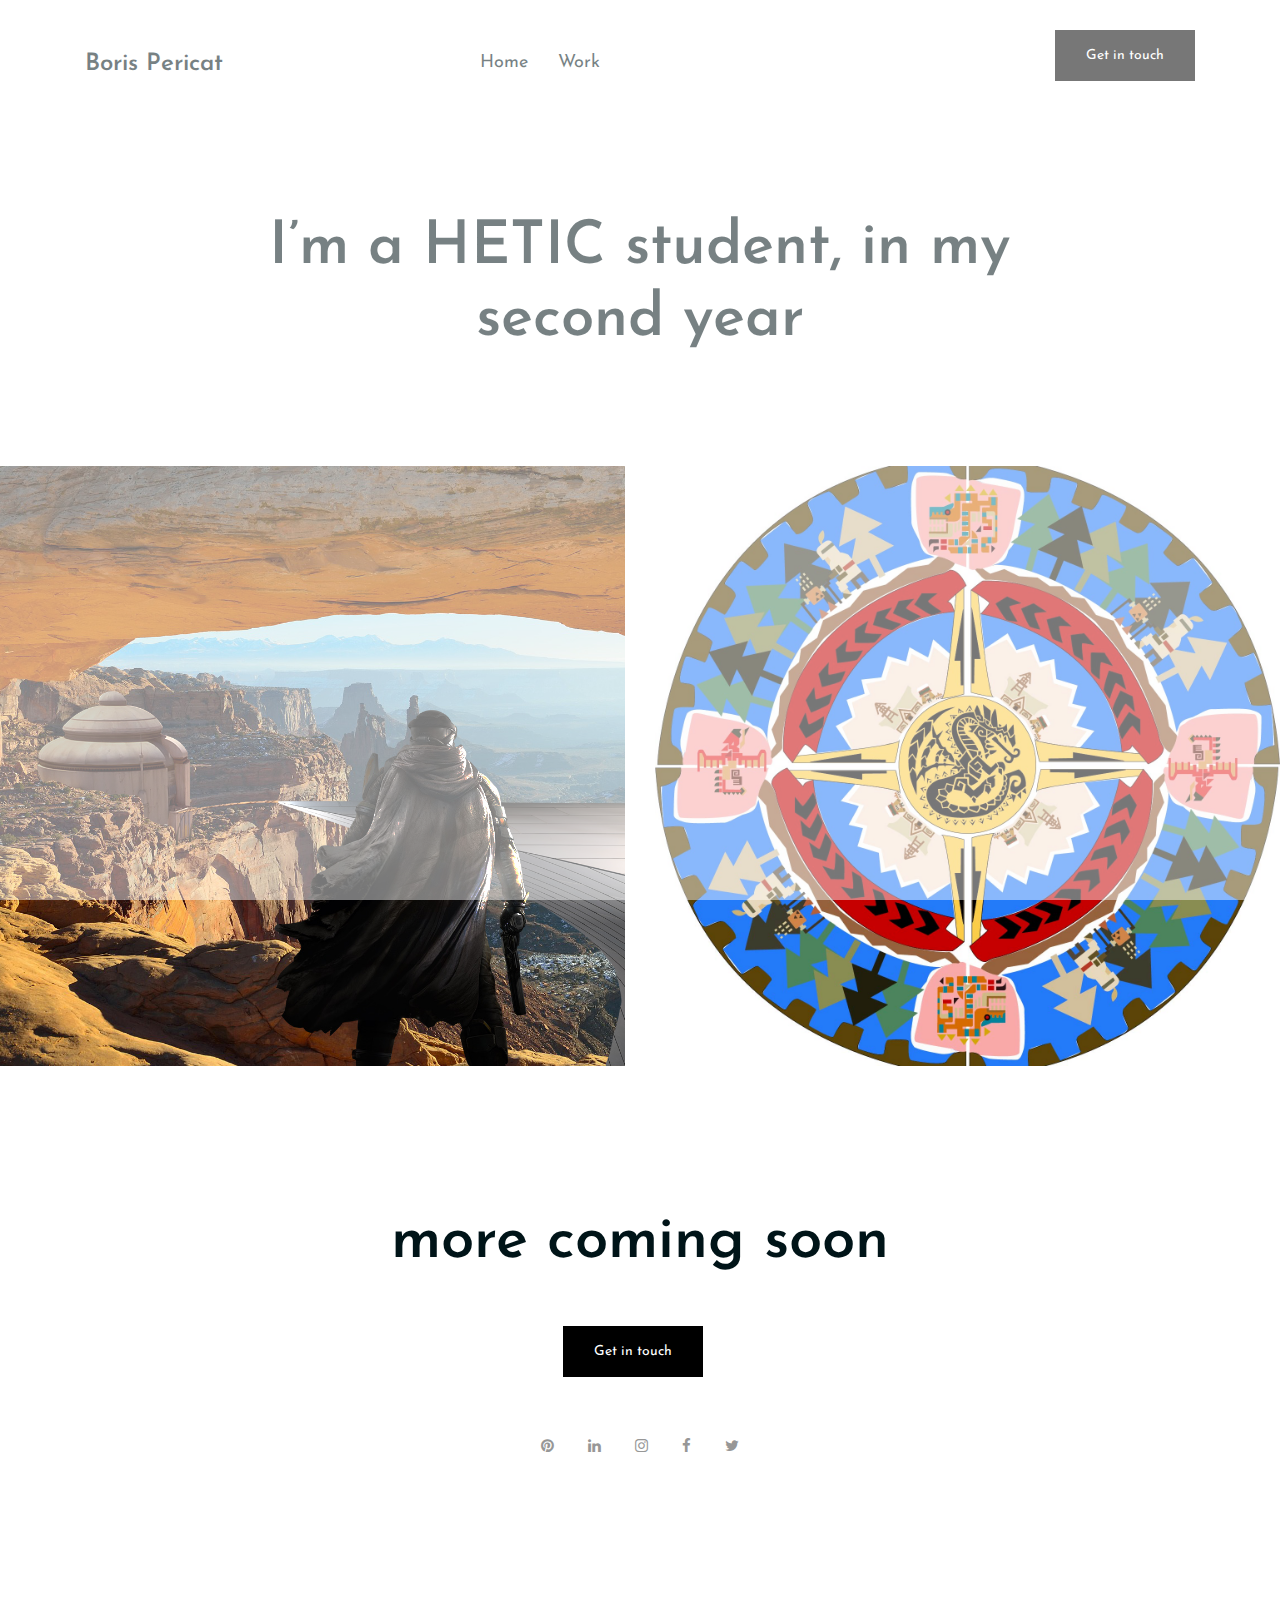
<file: index.html>
<!DOCTYPE html>
<html lang="en">
<head>
	<title>Boris Pericat Portfolio</title>
	<meta charset="UTF-8">
	<meta name="description" content=Boris Pericat Portfolio">
	<meta name="keywords" content="portfolio, Pericat, onepage, creative, html">
	<meta name="viewport" content="width=device-width, initial-scale=1.0">


	<!-- Google Fonts -->
	<link href="https://fonts.googleapis.com/css?family=Josefin+Sans:400,400i,600,600i,700" rel="stylesheet">

	<!-- Stylesheets -->
	<link rel="stylesheet" href="css/bootstrap.min.css"/>
	<link rel="stylesheet" href="css/font-awesome.min.css"/>
	<link rel="stylesheet" href="css/magnific-popup.css"/>
	<link rel="stylesheet" href="css/style.css"/>




</head>
<body>
	<!-- Page Preloder -->
	<div id="preloder">
		<div class="loader"></div>
	</div>

	<!-- header section start -->
	<header class="header-section">
		<div class="container">
			<div class="row">
				<div class="col-lg-4 col-md-3">
					<div class="logo">
						<h2 class="site-logo">Boris Pericat</h2>
					</div>
				</div>
				<div class="col-lg-8 col-md-9">
					<a href="" class="site-btn header-btn">Get in touch</a>
					<nav class="main-menu">
						<ul>
							<li><a href="index.html">Home</a></li>
							<li><a href="home-2.html">Work</a></li>
						</ul>
					</nav>
				</div>
			</div>
		</div>
		<div class="nav-switch">
			<i class="fa fa-bars"></i>
		</div>
	</header>
	<!-- header section end -->

	<!-- intro section start -->
	<section class="intro-section">
		<div class="container text-center">
			<div class="row">
				<div class="col-xl-10 offset-xl-1">
					<h2 class="section-title">I’m a HETIC student, in my second year</h2>
				</div>
			</div>
		</div>
	</section>
	<!-- intro section end -->


	<!-- portfolio section start -->
	<section class="portfolio-section">
                       
		<div class="container-fluid p-md-0 ">
			<div class="row portfolios-area">
				<div class="mix col-lg-6 col-md-6 web">
					<a href="img/portfolio/1.jpg" class="portfolio-item set-bg" data-setbg="img/portfolio/1.jpg">
						<div class="pi-inner">
							<h2>+ See More</h2>
						</div>						
					</a>
				</div>
				<div class="mix col-lg-6 col-md-6 digital">
					<a href="img/portfolio/2.jpg" class="portfolio-item set-bg " data-setbg="img/portfolio/2.jpg">
						<div class="pi-inner">
							<h2>+ See More</h2>
						</div>						
					</a>
				</div>
			</div>
		</div>
	</section>
	<!-- portfolio section end -->


	<!-- footer section start -->
	<footer class="footer-section text-center">
		<div class="container">
			<h2 class="section-title mb-5">more coming soon</h2>
			<a href="" class="site-btn">Get in touch</a>
			<div class="social-links">
				<a href=""><span class="fa fa-pinterest"></span></a>
				<a href=""><span class="fa fa-linkedin"></span></a>
				<a href=""><span class="fa fa-instagram"></span></a>
				<a href=""><span class="fa fa-facebook"></span></a>
				<a href=""><span class="fa fa-twitter"></span></a>
			</div>

		</div>
	</footer>
	<!-- footer section end -->



	<!--====== Javascripts & Jquery ======-->
	<script src="js/jquery-2.1.4.min.js"></script>
	<script src="js/bootstrap.min.js"></script>
	<script src="js/mixitup.min.js"></script>
	<script src="js/magnific-popup.min.js"></script>
	<script src="js/main.js"></script>
</body>
</html>
</file>
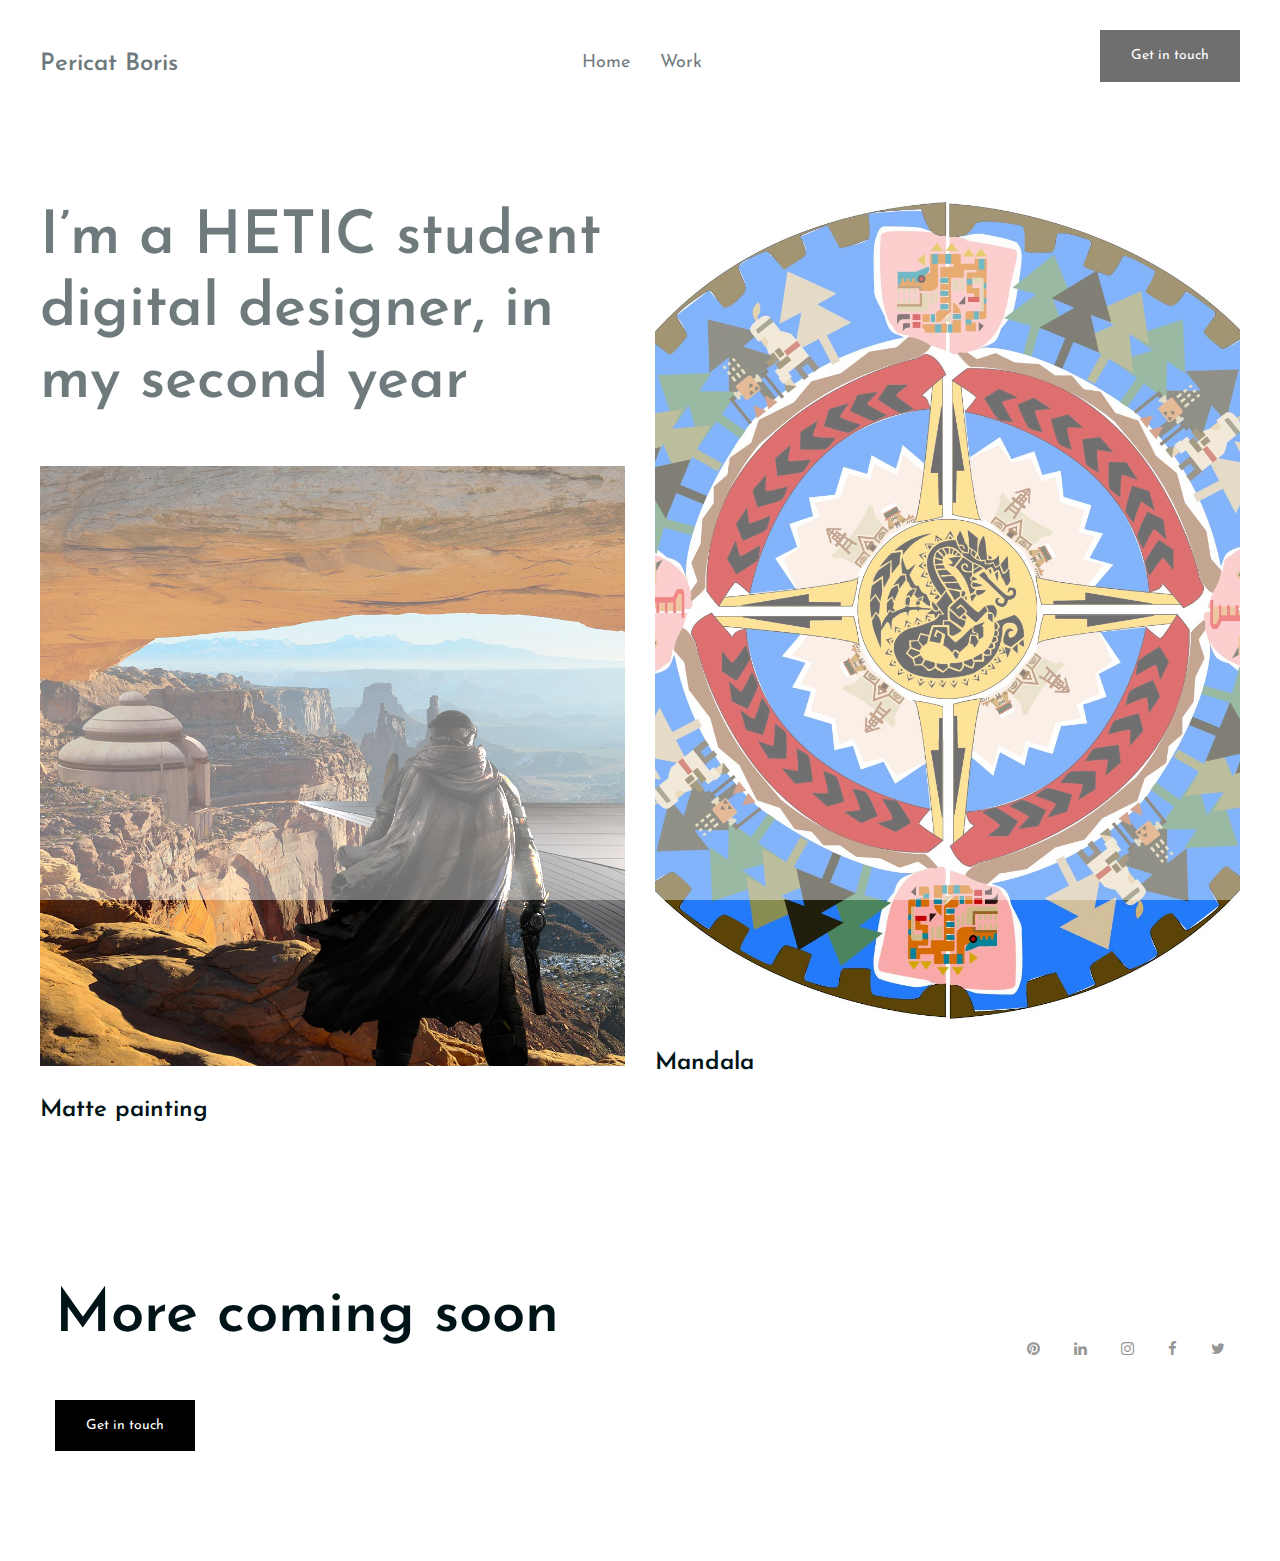
<file: home-2.html>
<!DOCTYPE html>
<html lang="en">
<head>
	<title>Boris Pericat Portfolio</title>
	<meta charset="UTF-8">
	<meta name="description" content="Boris Pericat Portfolio">
	<meta name="keywords" content="portfolio, Pericat, onepage, creative, html">
	<meta name="viewport" content="width=device-width, initial-scale=1.0">


	<!-- Google Fonts -->
	<link href="https://fonts.googleapis.com/css?family=Josefin+Sans:400,400i,600,600i,700" rel="stylesheet">

	<!-- Stylesheets -->
	<link rel="stylesheet" href="css/bootstrap.min.css"/>
	<link rel="stylesheet" href="css/font-awesome.min.css"/>
	<link rel="stylesheet" href="css/magnific-popup.css"/>
	<link rel="stylesheet" href="css/style.css"/>


	

</head>
<body class="body-pad">
	<!-- Page Preloder -->
	<div id="preloder">
		<div class="loader"></div>
	</div>
	
	<!-- header section start -->
	<header class="header-section">
		<div class="container-fluid">
			<div class="row">
				<div class="logo">
					<h2 class="site-logo">Pericat Boris</h2>
				</div>
				<div class="home-2 container text-left text-md-right">
					<nav class="main-menu">
						<ul>
							<li><a href="index.html">Home</a></li>
							<li><a href="home-2.html">Work</a></li>
							
						</ul>
					</nav>
				</div>
				<a href="" class="site-btn header-btn">Get in touch</a>
			</div>
		</div>
		<div class="nav-switch">
			<i class="fa fa-bars"></i>
		</div>
	</header>
	<!-- header section end -->


	<!-- portfolio section start -->
	<section class="portfolio-section pt100">
		<div class="container">
			
		</div>                       
		<div class="container-fluid p-0">
			<div class="row portfolios-area">
				<div class="col-lg-6">
					<div class="portfolio-intro">
						<h2 class="section-title mb-5">I’m a HETIC student digital designer, in my second year</h2>
						
					</div>
				</div>
				<div class="first-item col-md-6 col-lg-12 mix digital p-lg-0">
					<a href="img/portfolio/1.jpg" class="portfolio-item set-bg " data-setbg="img/portfolio/1.jpg">
						<div class="pi-inner">
							<h2>+ See Project</h2>
						</div>			
					</a>
					<div class="portfolio-meta">
						<h2>Matte painting</h2>
						
					</div>
				</div>
				<div class="second-item mix col-md-6 web">
					<a href="img/portfolio/2.jpg" class="portfolio-item set-bg" data-setbg="img/portfolio/2.jpg">
						<div class="pi-inner">
							<h2>+ See Project</h2>
						</div>						
					</a>
					<div class="portfolio-meta">
						<h2>Mandala</h2>
					</div>
				</div>
				
				
			</div>
		</div>
	</section>
	<!-- portfolio section end -->


	<!-- footer section start -->
	<footer class="footer-section">
		<div class="container-fluid">
			<div class="row">
				<div class="col-md-8">
					<h2 class="section-title mb-5">More coming soon</h2>
					<a href="" class="site-btn">Get in touch</a>
				</div>
				<div class="col-md-4 text-md-right">
					<div class="social-links">
						<a href=""><span class="fa fa-pinterest"></span></a>
						<a href=""><span class="fa fa-linkedin"></span></a>
						<a href=""><span class="fa fa-instagram"></span></a>
						<a href=""><span class="fa fa-facebook"></span></a>
						<a href=""><span class="fa fa-twitter"></span></a>
					</div>
					
				</div>
			</div>
		</div>
	</footer>
	<!-- footer section end -->



	<!--====== Javascripts & Jquery ======-->
	<script src="js/jquery-2.1.4.min.js"></script>
	<script src="js/bootstrap.min.js"></script>
	<script src="js/mixitup.min.js"></script>
	<script src="js/magnific-popup.min.js"></script>
	<script src="js/main.js"></script>
</body>
</html>
</file>
<file: css/style.css>
/* =================================
------------------------------------
  Riddle - Portfolio
  Version: 1.0
 ------------------------------------ 
 ====================================*/

/*----------------------------------------*/
/* Template default CSS
/*----------------------------------------*/

html,
body {
  height: 100%;
  font-family: 'Josefin Sans', sans-serif;
}

h1,
h2,
h3,
h4,
h5,
h6 {
  color: #001418;
  margin: 0;
  font-weight: 600;
  font-family: 'Josefin Sans', sans-serif;
}

p {
  font-size: 18px;
  color: #979797;
  line-height: 1.8;
}

img {
  max-width: 100%;
}

input:focus,
select:focus,
button:focus,
textarea:focus {
  outline: none;
}

a:hover,
a:focus {
  text-decoration: none;
  outline: none;
}

ul,
ol {
  padding: 0;
  margin: 0;
}

/*------------------------
  Helper css
--------------------------*/
.body-pad {
  padding: 0 40px;
}

.spad {
  padding: 100px 0;
}

.pt100 {
  padding-top: 100px;
}

.set-bg {
  background-repeat: no-repeat;
  background-size: cover;
}

.section-title {
  font-size: 60px;
}

.section-title span {
  color: #979797;
}

/*------------------------
  Common Elements
--------------------------*/
.element {
  margin-bottom: 100px;
}

.element:last-child {
  margin-bottom: 0;
}

/*=== Preloder ===*/
#preloder {
  position: fixed;
  width: 100%;
  height: 100%;
  top: 0;
  left: 0;
  z-index: 999999;
  background: #fff;
}

.loader {
  width: 30px;
  height: 30px;
  border: 3px solid #000;
  position: absolute;
  top: 50%;
  left: 50%;
  margin-top: -13px;
  margin-left: -13px;
  border-radius: 60px;
  border-left-color: transparent;
  animation: loader 0.8s linear infinite;
  -webkit-animation: loader 0.8s linear infinite;
}

@keyframes loader {
  0% {
    -webkit-transform: rotate(0deg);
            transform: rotate(0deg);
  }
  50% {
    -webkit-transform: rotate(180deg);
            transform: rotate(180deg);
  }
  100% {
    -webkit-transform: rotate(360deg);
            transform: rotate(360deg);
  }
}

@-webkit-keyframes loader {
  0% {
    -webkit-transform: rotate(0deg);
  }
  50% {
    -webkit-transform: rotate(180deg);
  }
  100% {
    -webkit-transform: rotate(360deg);
  }
}

/*=== Buttons ===*/
.site-btn {
  display: inline-block;
  font-size: 14px;
  min-width: 140px;
  text-align: center;
  padding: 15px 10px;
  position: relative;
  color: #fff;
  border: none;
  background-color: #000;
  margin-right: 15px;
  z-index: 1;
}

.site-btn.btn-fade {
  background-color: #979797;
}

.site-btn.btn-line {
  background: none;
  border: 2px solid #000;
  color: #000;
  padding: 13px 10px;
}

.site-btn.btn-line:hover {
  color: #000;
}

.site-btn.btn-line-fade {
  background: none;
  border: 2px solid #979797;
  color: #979797;
  padding: 13px 10px;
}

.site-btn.btn-line-fade:hover {
  color: #979797;
}

.site-btn:hover {
  color: #fff;
}

/*===  Accordion  ===*/
.accordion-area .panel {
  margin-bottom: 30px;
}

.accordion-area .panel-header {
  background: #000;
  color: #fff;
  display: block;
  padding: 12px 50px;
  padding-left: 30px;
  font-size: 14px;
  font-weight: 600;
  position: relative;
  border: 2px solid #000;
  -webkit-transition: all 0.4s ease-out 0s;
  -o-transition: all 0.4s ease-out 0s;
  transition: all 0.4s ease-out 0s;
}

.accordion-area .panel-header.active {
  background: transparent;
  color: #000;
}

.accordion-area .panel-header.active .panel-link:after {
  content: "-";
  color: #000;
}

.accordion-area .panel-header.active .panel-link.collapsed:after {
  content: "+";
}

.accordion-area .panel-link {
  position: absolute;
  right: 0;
  top: 0;
  height: 100%;
  width: 50px;
  border: none;
  cursor: pointer;
  background: transparent;
}

.accordion-area .panel-body p {
  font-size: 14px;
  margin-bottom: 0;
  padding-top: 25px;
}

.accordion-area .panel-body {
  padding: 0 5px;
}

.accordion-area .panel-link:after {
  content: "+";
  position: absolute;
  left: 50%;
  font-size: 16px;
  font-weight: 700;
  top: 50%;
  color: #fff;
  line-height: 16px;
  margin-top: -8px;
  margin-left: -4px;
}

/*===  Tab  ===*/
.tab-element .nav-tabs {
  border-bottom: none;
  margin-bottom: 35px;
}

.tab-element .nav-tabs .nav-link {
  border: 2px solid #000;
  background: #000;
  border-radius: 0;
  margin-right: 10px;
  font-size: 14px;
  font-weight: 500;
  color: #222;
  padding: 15px 40px;
  min-width: 118px;
  font-size: 16px;
  color: #fff;
  margin-bottom: 10px;
}

.tab-element .nav-tabs .nav-item:last-child .nav-link {
  margin-right: 0;
}

.tab-element .nav-tabs .nav-link.active {
  background: transparent;
  color: #000;
}

.tab-element .tab-pane h4 {
  font-size: 18px;
  margin: 25px 0 20px;
}

.tab-element .tab-pane p {
  font-size: 14px;
}

.circle-progress {
  text-align: center;
  position: relative;
}

.circle-progress canvas {
  -webkit-transform: rotate(90deg);
  -ms-transform: rotate(90deg);
  transform: rotate(90deg);
}

.circle-progress .progress-info {
  position: absolute;
  width: 100%;
  top: 30%;
}

.circle-progress .progress-info h2 {
  font-size: 36px;
}

.circle-progress .progress-info p {
  color: #979797;
  font-size: 16px;
  line-height: normal;
}

/*===  Icon Box  ===*/
.icon-box {
  display: -webkit-box;
  display: -ms-flexbox;
  display: flex;
}

.icon-box .icon h2 {
  font-size: 60px;
}

.icon-box .icon-box-content {
  padding-left: 25px;
  padding-top: 10px;
}

.icon-box .icon-box-content h3 {
  font-size: 24px;
  margin-bottom: 25px;
}

/*------------------------
    Header Section
--------------------------*/
.header-section {
  padding-top: 30px;
  padding-bottom: 20px;
  position: relative;
}

.site-logo {
  font-size: 24px;
  padding-top: 20px;
}

.main-menu ul {
  list-style: none;
}

.main-menu ul li {
  display: inline;
}

.main-menu ul li a {
  display: inline-block;
  font-size: 18px;
  color: #001418;
  margin-left: 15px;
  margin-right: 10px;
  padding: 20px 0 5px;
}

.header-btn {
  float: right;
  margin-right: 0;
}

.nav-switch {
  display: none;
}

/*------------------------
    Intro Section
--------------------------*/
.intro-section {
  padding: 110px 0;
}

/*------------------------
    Portfolio Section
--------------------------*/
.portfolio-section {
  overflow: hidden;
}

.portfolio-filter {
  list-style: none;
  padding-bottom: 100px;
}

.portfolio-filter li {
  font-size: 16px;
  display: inline-block;
  margin-right: 30px;
  padding-bottom: 10px;
  color: #979797;
  cursor: pointer;
}

.portfolio-filter li.mixitup-control-active {
  color: #001418;
}

.portfolios-area .gallery-block {
  padding: 0;
}

.gallery-block {
  position: relative;
}

.portfolio-item {
  display: block;
  width: 100%;
  height: 600px;
  background-position: center center;
  position: relative;
  margin-bottom: 30px;
}

.portfolio-item .pi-inner {
  position: absolute;
  width: 100%;
  height: 100%;
  left: 0;
  top: 0;
  background: transparent;
  -webkit-transition: all 0.4s ease 0s;
  -o-transition: all 0.4s ease 0s;
  transition: all 0.4s ease 0s;
}

.portfolio-item .pi-inner h2 {
  opacity: 0;
  font-size: 30px;
  font-weight: 400;
  position: absolute;
  left: 50px;
  bottom: 50px;
  color: #fff;
  letter-spacing: 10px;
  -webkit-transition: all 0.3s ease 0s;
  -o-transition: all 0.3s ease 0s;
  transition: all 0.3s ease 0s;
}

.portfolio-item:hover .pi-inner {
  background: rgba(0, 20, 24, 0.8);
}

.portfolio-item:hover .pi-inner h2 {
  opacity: 1;
  letter-spacing: 0;
}

.portfolio-meta {
  padding-bottom: 45px;
}

.portfolio-meta h2 {
  font-size: 24px;
}

.portfolio-meta p {
  font-size: 14px;
  color: #a6a6a6;
  margin-bottom: 0;
}

.portfolio-intro {
  display: block;
}

.img-popup-warp .mfp-content {
  opacity: 0;
  -webkit-transform: scale(0.8);
  -ms-transform: scale(0.8);
  transform: scale(0.8);
  -webkit-transition: all 0.4s;
  -o-transition: all 0.4s;
  transition: all 0.4s;
}

.img-popup-warp.mfp-ready .mfp-content {
  opacity: 1;
  -webkit-transform: scale(1);
  -ms-transform: scale(1);
  transform: scale(1);
}

/*------------------------
    Footer Section
--------------------------*/
.footer-section {
  padding: 110px 0;
}

.footer-section  {
  font-size: 12px;
  color: #979797;
}

.social-links {
  margin-top: 60px;
  margin-bottom: 40px;
}

.social-links a {
  color: #979797;
  font-size: 15px;
  margin-right: 30px;
}

.social-links a:last-child {
  margin-right: 0;
}

/*------------------------
    About Page
--------------------------*/
.pic-frame {
  position: relative;
  padding-left: 25px;
  padding-bottom: 25px;
  display: inline-block;
}

.pic-frame:after {
  position: absolute;
  content: "";
  width: calc(100% - 25px);
  height: calc(100% - 25px);
  bottom: 0;
  left: 0;
  border: 2px solid #000;
  z-index: 1;
}

.milestone {
  margin-top: 15px;
}

.milestone h2 {
  font-size: 60px;
}

.milestone h2 span {
  font-size: 18px;
  color: #979797;
}

/*------------------------
    Blog Page
--------------------------*/
.blog-item {
  margin-bottom: 70px;
}

.blog-item .read-more {
  color: #000;
  position: relative;
  display: inline-block;
  padding-bottom: 5px;
  line-height: 18px;
  font-size: 18px;
}

.blog-item .read-more:after {
  position: absolute;
  content: '';
  width: 100%;
  height: 2px;
  bottom: 0;
  left: 0;
  background: #000;
}

.thumb {
  margin-bottom: 30px;
}

.blog-content h2 {
  font-size: 24px;
  margin-bottom: 15px;
}

.blog-content .blog-meta {
  font-size: 13px;
  color: #979797;
  margin-bottom: 30px;
}

.blog-content p {
  margin-bottom: 30px;
}

/*------------------------
    Contact Page
--------------------------*/
.contect-tect {
  text-align: center;
  margin-bottom: 70px;
}

.contect-tect h2 {
  font-size: 24px;
  margin-bottom: 30px;
}

.contect-tect p {
  font-size: 17px;
}

.contact-form {
  display: block;
  width: 100%;
}

.contact-form input {
  padding-left: 25px;
  height: 60px;
  width: 100%;
  border: none;
  border-bottom: 2px solid #000;
  margin-bottom: 30px;
  font-size: 12px;
}

.contact-form textarea {
  padding-left: 25px;
  height: 200px;
  width: 100%;
  border: none;
  border-bottom: 2px solid #000;
  margin-bottom: 30px;
  font-size: 12px;
}

.contact-form ::-webkit-input-placeholder {
  font-style: italic;
}

.contact-form :-ms-input-placeholder {
  font-style: italic;
}

.contact-form ::-ms-input-placeholder {
  font-style: italic;
}

.contact-form ::placeholder {
  font-style: italic;
}

/* ===========================
  Responsive
==============================*/
@media only screen and (max-width: 1448px) {
  .home-2.container {
    width: auto;
  }
}

/* Medium screen : 992px. */
@media only screen and (min-width: 992px) and (max-width: 1199px) {
  .portfolio-item {
    height: 450px;
  }
}

/* Tablet :768px. */
@media only screen and (min-width: 768px) and (max-width: 991px) {
  .body-pad {
    padding: 0 30px;
  }
  .portfolio-item {
    height: 350px;
  }
}

/* Large Mobile :480px. */
@media only screen and (max-width: 767px) {
  .body-pad {
    padding: 0 15px;
  }
  .main-menu {
    position: absolute;
    background: #efefef;
    width: 100%;
    z-index: 999;
    left: 0;
    top: 30px;
    padding-top: 15px;
    display: none;
  }
  .main-menu ul li a {
    padding: 10px 15px;
    border-bottom: 1px solid #ddd;
    display: block;
  }
  .main-menu ul li {
    display: block;
  }
  .main-menu ul li:last-child a {
    border-bottom: none;
  }
  .home-2 {
    text-align: left;
  }
  .home-2 .main-menu {
    top: 99px;
  }
  .nav-switch {
    position: absolute;
    right: 25px;
    font-size: 30px;
    color: #333;
    top: 35px;
    display: block;
  }
  .header-btn {
    display: none;
  }
  .section-title {
    font-size: 45px;
  }
  .portfolio-filter {
    text-align: center;
  }
}

/* small Mobile :320px. */
@media only screen and (max-width: 479px) {
  .section-title {
    font-size: 30px;
  }
}
</file>
